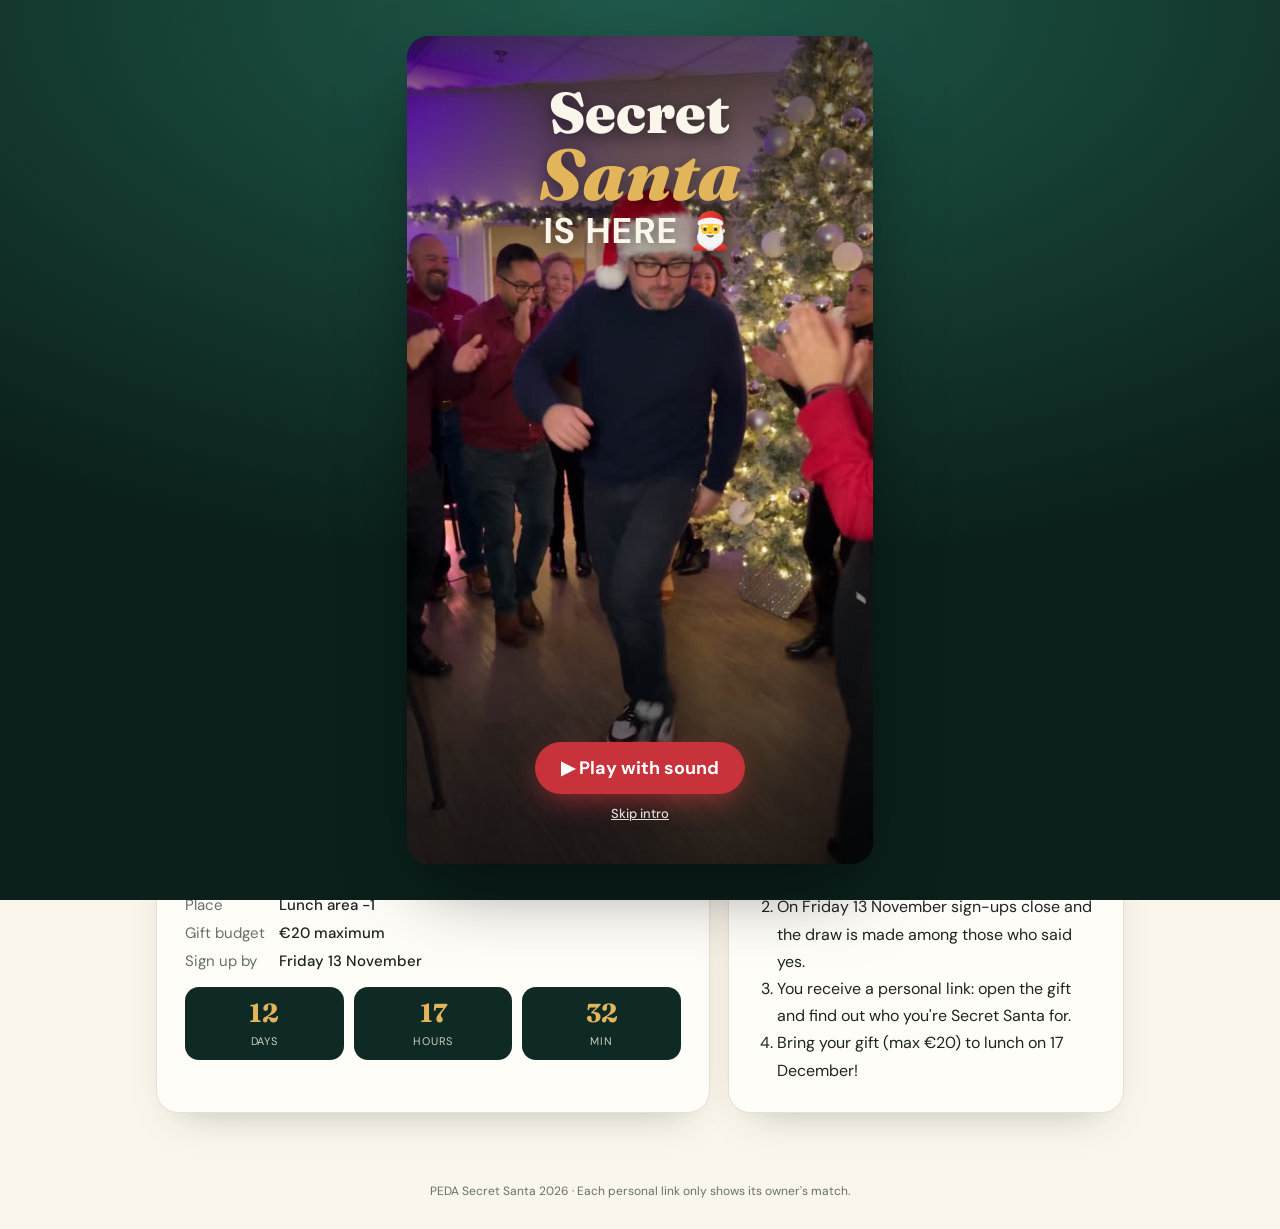
<file: index.html>
<!DOCTYPE html>
<html lang="en">
<head>
<meta charset="utf-8">
<meta name="viewport" content="width=device-width, initial-scale=1">
<title>PEDA Secret Santa 2026</title>
<meta name="robots" content="noindex, nofollow">
<link rel="preconnect" href="https://fonts.googleapis.com">
<link href="https://fonts.googleapis.com/css2?family=Fraunces:opsz,wght@9..144,500;9..144,700;9..144,900&family=DM+Sans:wght@400;500;700&display=swap" rel="stylesheet">
<link rel="stylesheet" href="common.css">
</head>
<body>
<header class="hero">
  <canvas id="snow"></canvas>
  <div class="kicker">Pedagogical Development Unit · OSGES</div>
  <h1>Secret <em>Santa</em></h1>
  <p id="heroText">Tell us if you're in. After the draw you'll get a personal link to discover who you're getting a present for (max €20). Shhh!</p>
  <div><button class="replay" onclick="window.openIntro&&window.openIntro()">🎬 Watch the intro</button></div>
  <div class="datechip">🎁 Gift exchange &amp; lunch · <b>Thursday 17 December · 11:15 · Lunch area -1</b></div>
</header>

<main class="wrap">
  <section class="card" id="main"><div class="stage muted">Loading the sleigh…</div></section>
  <div class="grid2" id="lower"></div>
</main>
<footer>PEDA Secret Santa 2026 · Each personal link only shows its owner's match.</footer>
<canvas id="confetti"></canvas>

<div id="intro" role="dialog" aria-label="Secret Santa intro">
  <div class="frame">
    <video id="introVideo" playsinline preload="auto" poster="poster.jpg"><source src="intro.mp4" type="video/mp4"></video>
    <div class="shade"></div>
    <div class="title"><span>Secret</span><span>Santa</span><span>is here 🎅</span></div>
    <div class="controls">
      <button class="play" id="introPlay">▶ Play with sound</button>
      <button class="skip" id="introSkip">Skip intro</button>
    </div>
  </div>
</div>

<script src="roster.js"></script>
<script src="common.js"></script>
<script>
const params = new URLSearchParams(location.search);
const K = params.get("k"), T = params.get("t");
let revealed = false;

function rsvpCard(){
  const m=$("#main"); m.replaceChildren();
  const name=el("input",{placeholder:"Your name"});
  const wish=el("textarea",{rows:3,placeholder:"Optional wish list for your Secret Santa (max €20) — e.g. good chocolate, a book, anything with cats…"});
  const status=el("div",{class:"hint",style:"margin-top:10px"});
  const send=(yes)=>{
    if(!name.value.trim()){ status.textContent="Please write your name first."; name.focus(); return; }
    const subject = yes ? `Secret Santa – I'm in! 🎁 (${name.value.trim()})` : `Secret Santa – not this year (${name.value.trim()})`;
    const body = yes
      ? `Hi Enrique,\n\nCount me in for the PEDA Secret Santa on Thursday 17 December!\n\nName: ${name.value.trim()}\nWish list: ${wish.value.trim()||"(surprise me!)"}\n\nThanks!`
      : `Hi Enrique,\n\nThanks for organising — I'll skip the gift exchange this year.\n\nName: ${name.value.trim()}\n\nBest wishes!`;
    location.href=`mailto:${ORGANISER_EMAIL}?subject=${encodeURIComponent(subject)}&body=${encodeURIComponent(body)}`;
    status.textContent = `Your email to ${ORGANISER_EMAIL} should open now — just press Send. If nothing opens, email Enrique directly.`;
  };
  m.append(el("div",{class:"stage"},
    el("h2",{},"Are you in? 🎅"),
    el("p",{class:"muted"},`Taking part is completely optional. Please answer by ${EVENT.deadline}.`),
    el("div",{style:"max-width:480px;margin:18px auto 0;text-align:left;display:grid;gap:10px"}, name, wish),
    el("div",{style:"display:flex;gap:10px;justify-content:center;flex-wrap:wrap;margin-top:16px"},
      el("button",{class:"btn",onclick:()=>send(true)},"Count me in 🎁"),
      el("button",{class:"btn ghost",onclick:()=>send(false)},"Not this year")),
    status,
    el("div",{class:"hint",style:"margin-top:18px"},"After the deadline Enrique runs the draw and emails everyone their personal link.")));
  $("#lower").append(infoBlock(), el("section",{class:"card"},
    el("h3",{style:"font-size:20px;margin-bottom:10px"},"How it works"),
    el("ol",{style:"margin:0;padding-left:20px;line-height:1.7"},
      el("li",{},"Say yes or no with the buttons (it sends Enrique a short email)."),
      el("li",{},`On ${EVENT.deadline} sign-ups close and the draw is made among those who said yes.`),
      el("li",{},"You receive a personal link: open the gift and find out who you're Secret Santa for."),
      el("li",{},"Bring your gift (max €20) to lunch on 17 December!"))));
}

async function personal(){
  let roster, a;
  try{ roster=await loadRoster(K); a=await decryptJSON(roster.key, T); }
  catch(e){ $("#main").replaceChildren(el("div",{class:"stage"},el("h2",{},"Hmm, this link doesn't work"),el("p",{class:"muted"},"Please make sure you opened the full link from Enrique's email, or ask him to send it again."))); return; }
  const me=roster.byKey[a.g], r=roster.byKey[a.r];
  $("#heroText").textContent=`Hi ${me.first}! Your gift is waiting below. Make sure nobody is looking over your shoulder 👀`;
  let opened=false; try{opened=localStorage.getItem("peda-santa-open-"+a.g)==="1";}catch(e){}
  const render=()=>{
    const m=$("#main"); m.replaceChildren(); const stage=el("div",{class:"stage"});
    if(!opened){
      stage.append(el("h2",{},`Ho ho ho, ${me.first}!`),el("p",{class:"muted"},"Open the gift to find out who you'll be Secret Santa for."));
      const go=async()=>{ const g=$(".gift"); g.classList.add("open"); confetti(); await new Promise(r=>setTimeout(r,900)); opened=true; try{localStorage.setItem("peda-santa-open-"+a.g,"1");}catch(e){} render(); };
      stage.append(el("button",{class:"gift","aria-label":"Open the gift",onclick:go},el("div",{class:"box"}),el("div",{class:"lid"}),el("div",{class:"rib"}),el("div",{class:"bow"})),
        el("button",{class:"btn",onclick:go},"Open my gift 🎁"));
    } else {
      stage.append(el("h2",{},`${me.first}, you're the Secret Santa of…`),
        el("div",{class:"reveal",onclick:()=>{revealed=!revealed;render();}},
          el("div",{class:revealed?"":"blur"},avatar(r)),
          el("div",{class:"big"+(revealed?"":" blur")},`${r.first} ${r.last}`),
          el("div",{class:"hint"},revealed?"Tap to hide again (in case someone is peeking 👀)":"Tap to reveal — make sure nobody is looking!")));
      if(revealed) stage.append(el("div",{class:"wish"},el("b",{},`${r.first}'s wish list: `), a.w||"No wish list — surprise them! 🎁", el("div",{class:"hint",style:"margin-top:8px"},"Remember: €20 maximum.")));
      stage.append(calendarBlock());
    }
    m.append(stage);
  };
  render();
  $("#lower").append(infoBlock(), el("section",{class:"card"},
    el("h3",{style:"font-size:20px;margin-bottom:10px"},"Keep it secret 🤫"),
    el("p",{class:"muted",style:"margin:0;line-height:1.6"},"This link is only for you — please don't forward it. You can open it again any time to check your match before 17 December.")));
}

setupIntro(); snow();
if(K && T) personal(); else rsvpCard();
</script>
</body>
</html>
</file>
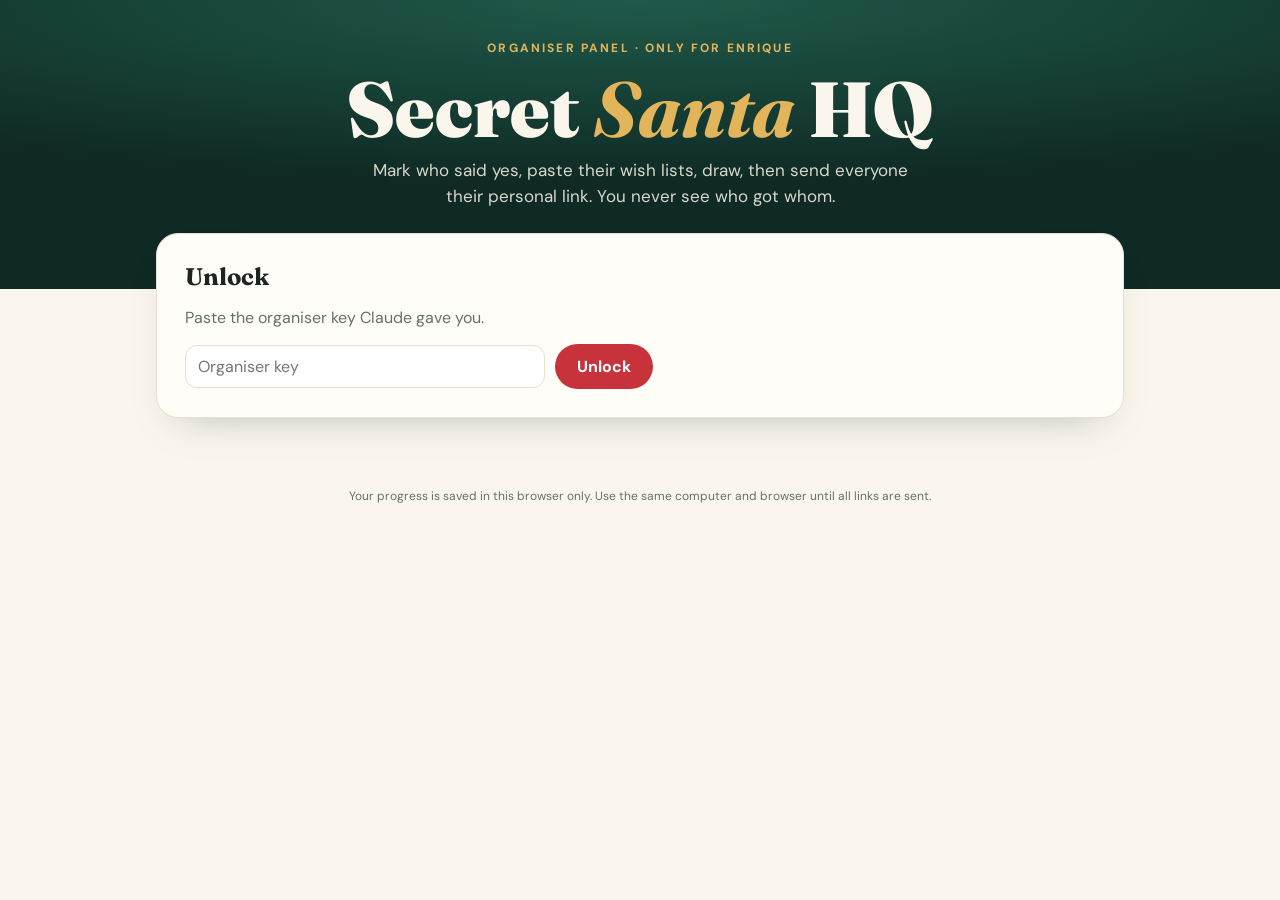
<file: organiser.html>
<!DOCTYPE html>
<html lang="en">
<head>
<meta charset="utf-8">
<meta name="viewport" content="width=device-width, initial-scale=1">
<title>Organiser – PEDA Secret Santa 2026</title>
<meta name="robots" content="noindex, nofollow">
<link href="https://fonts.googleapis.com/css2?family=Fraunces:opsz,wght@9..144,700;9..144,900&family=DM+Sans:wght@400;500;700&display=swap" rel="stylesheet">
<link rel="stylesheet" href="common.css">
<style>
.hero{padding:40px 20px 80px}
table{width:100%;border-collapse:collapse;margin-top:14px}
td,th{padding:8px 6px;border-bottom:1px solid var(--line);text-align:left;vertical-align:middle;font-size:14px}
th{font-size:12px;text-transform:uppercase;letter-spacing:.06em;color:var(--muted)}
td .av{width:40px;height:40px;margin:0}
td .av.init{font-size:14px}
.toggle{border:1.5px solid var(--line);background:#fff;border-radius:999px;padding:5px 12px;font-size:13px;font-weight:700}
.toggle.on{background:var(--pine);border-color:var(--pine);color:#fff}
.sent{color:var(--pine);font-weight:700;font-size:13px}
td input{padding:6px 10px;font-size:13px}
.steps{display:flex;gap:10px;flex-wrap:wrap;align-items:center;margin-top:16px}
</style>
</head>
<body>
<header class="hero">
  <div class="kicker">Organiser panel · only for Enrique</div>
  <h1>Secret <em>Santa</em> HQ</h1>
  <p>Mark who said yes, paste their wish lists, draw, then send everyone their personal link. You never see who got whom.</p>
</header>
<main class="wrap"><section class="card" id="main"></section></main>
<footer>Your progress is saved in this browser only. Use the same computer and browser until all links are sent.</footer>
<canvas id="confetti"></canvas>
<script src="roster.js"></script>
<script src="common.js"></script>
<script>
const STORE="peda-santa-organiser";
let S={key:"",in:{},wish:{},draw:null,sent:{}}; try{Object.assign(S,JSON.parse(localStorage.getItem(STORE)||"{}"));}catch(e){}
const save=()=>{try{localStorage.setItem(STORE,JSON.stringify(S));}catch(e){}};
let R=null;

async function unlock(k){ try{ R=await loadRoster(k.trim()); S.key=k.trim(); save(); render(); } catch(e){ R=null; render("That key doesn't open the roster."); } }

function render(err){
  const m=$("#main"); m.replaceChildren();
  if(!R){
    const i=el("input",{placeholder:"Organiser key",style:"max-width:360px"});
    m.append(el("h2",{},"Unlock"),el("p",{class:"muted"},"Paste the organiser key Claude gave you."),
      el("div",{class:"steps"},i,el("button",{class:"btn",onclick:()=>unlock(i.value)},"Unlock")), err?el("div",{class:"notice"},err):"");
    return;
  }
  const yes=R.people.filter(p=>S.in[p.key]);
  const drawn=!!S.draw;
  m.append(el("h2",{},drawn?"2 · Send the links":"1 · Who's in?"),
    el("p",{class:"muted"},drawn
      ? `The draw is done for ${Object.keys(S.draw).length} people. Click ✉ to open a ready-made Outlook email for each person, then press Send.`
      : `Tick everyone who replied “I'm in” and paste their wish list. ${yes.length} selected.`));
  const tb=el("tbody");
  for(const p of R.people){
    const on=!!S.in[p.key];
    if(drawn && !S.draw[p.key]) continue;
    const row=el("tr",{},el("td",{style:"width:52px"},avatar(p)),el("td",{},el("b",{},`${p.first} ${p.last}`),el("div",{class:"hint"},p.email)));
    if(!drawn){
      const w=el("input",{placeholder:"wish list (optional)",value:S.wish[p.key]||""}); w.oninput=()=>{S.wish[p.key]=w.value;save();};
      row.append(el("td",{},el("button",{class:"toggle"+(on?" on":""),onclick:()=>{S.in[p.key]=!on;save();render();}},on?"✓ In":"—")), el("td",{style:"width:45%"},w));
    } else {
      const status=el("span",{class:"sent"},S.sent[p.key]?"✓ sent":"");
      row.append(el("td",{},
        el("button",{class:"btn small",onclick:async()=>{ location.href=await mailFor(p); S.sent[p.key]=true; save(); status.textContent="✓ sent"; }},"✉ Email link"), " ",
        el("button",{class:"btn ghost small",onclick:async(e)=>{ try{ await navigator.clipboard.writeText(await linkFor(p.key)); e.target.textContent="Copied ✓"; }catch(x){ e.target.textContent="Copy failed"; } }},"Copy link")),
        el("td",{},status));
    }
    tb.append(row);
  }
  m.append(el("table",{},el("thead",{},el("tr",{},el("th",{}),el("th",{},"Person"),el("th",{},drawn?"Send":"Taking part"),el("th",{},drawn?"":"Wish list"))),tb));
  const steps=el("div",{class:"steps"});
  if(!drawn){
    steps.append(el("button",{class:"btn",disabled:yes.length<3,onclick:()=>{ if(yes.length<3) return; S.draw=derange(yes.map(p=>p.key)); S.sent={}; save(); confetti(); render(); }},
      yes.length<3?"Select at least 3 people":`🎲 Draw for ${yes.length} people`));
  } else {
    const n=Object.keys(S.sent).length;
    steps.append(el("span",{class:"hint"},`${n} of ${Object.keys(S.draw).length} links sent.`),
      el("button",{class:"btn ghost small",onclick:()=>{ if(!window.confirmRedo){ window.confirmRedo=true; render(); return; } S.draw=null; S.sent={}; window.confirmRedo=false; save(); render(); }},
        window.confirmRedo?"Click again to confirm: links already sent stop being valid matches":"Undo draw / change participants"),
      el("button",{class:"btn ghost small",onclick:()=>{ window.showStage=window.showStage===2?0:(window.showStage||0)+1; render(); }},
        window.showStage===2?"🙈 Hide matches":window.showStage===1?"Click again — this spoils the surprise (including who gives to you!)":"👀 Show all matches"));
  }
  m.append(steps);
  if(drawn && window.showStage===2){
    const list=el("div",{style:"margin-top:18px;display:grid;gap:8px"});
    for(const[g,r] of Object.entries(S.draw)){
      const G=R.byKey[g], Rc=R.byKey[r];
      list.append(el("div",{style:"display:flex;align-items:center;gap:10px;background:#fff;border:1px solid var(--line);border-radius:14px;padding:8px 12px"},
        el("div",{style:"width:36px"},avatar(G)), el("b",{},`${G.first} ${G.last}`), el("span",{style:"color:var(--red);font-weight:700"},"🎁 →"),
        el("div",{style:"width:36px"},avatar(Rc)), el("span",{},`${Rc.first} ${Rc.last}`), S.wish[r]?el("span",{class:"hint"},`· wish: ${S.wish[r]}`):""));
    }
    list.querySelectorAll(".av").forEach(a=>{a.style.width="36px";a.style.height="36px";a.style.fontSize="13px";});
    m.append(el("h3",{style:"margin-top:22px;font-size:18px"},"All matches (giver → receiver)"), list);
  }
}

function derange(keys){ // one random cycle: nobody draws themselves, everyone gives and receives once
  const a=keys.slice(); for(let i=a.length-1;i>0;i--){const j=crypto.getRandomValues(new Uint32Array(1))[0]%(i+1);[a[i],a[j]]=[a[j],a[i]];}
  const d={}; a.forEach((g,i)=>d[g]=a[(i+1)%a.length]); return d;
}
async function linkFor(g){
  const r=S.draw[g]; const t=await encryptJSON(R.key,{g,r,w:(S.wish[r]||"").trim()});
  const u=new URL("index.html",location.href); u.search=new URLSearchParams({k:S.key,t}).toString(); return u.toString();
}
async function mailFor(p){
  const link=await linkFor(p.key);
  const subject="🎅 Your PEDA Secret Santa is ready!";
  const body=`Hi ${p.first},\n\nThe Secret Santa draw is done! 🎁\nOpen your personal link to discover who you'll be Secret Santa for (only you can see it — please don't forward this email):\n\n${link}\n\nSee you on Thursday 17 December at 11:15 in the Lunch area -1. Gift budget: €20 maximum.\n\nHo ho ho,\nSanta 🎅`;
  return `mailto:${p.email}?subject=${encodeURIComponent(subject)}&body=${encodeURIComponent(body)}`;
}

if(S.key) unlock(S.key); else render();
</script>
</body>
</html>
</file>
<file: common.css>
:root{--night:#0f2a24;--pine:#17453a;--pine2:#1f5a4b;--cream:#fbf6ec;--paper:#fffdf8;--red:#c8323b;--red2:#a3222b;--gold:#e3b55b;--ink:#1d2421;--muted:#66706b;--line:#e8e0d0}
*{box-sizing:border-box}html,body{margin:0}
body{font-family:"DM Sans",system-ui,sans-serif;color:var(--ink);background:var(--cream);min-height:100vh}
h1,h2,h3{font-family:"Fraunces",Georgia,serif;margin:0}
button{font:inherit;cursor:pointer}
.hero{position:relative;overflow:hidden;background:radial-gradient(120% 90% at 50% 0%,var(--pine2),var(--night) 70%);color:var(--cream);padding:56px 20px 88px;text-align:center}
.hero .kicker{letter-spacing:.18em;text-transform:uppercase;font-size:12px;color:var(--gold);font-weight:700}
.hero h1{font-size:clamp(40px,7vw,78px);font-weight:900;line-height:1;margin:14px 0 10px}
.hero h1 em{font-style:italic;color:var(--gold);font-weight:700}
.hero p{max-width:560px;margin:0 auto;opacity:.85;font-size:17px;line-height:1.5}
.datechip{display:inline-flex;gap:10px;align-items:center;margin-top:18px;background:rgba(255,255,255,.08);border:1px solid rgba(255,255,255,.18);border-radius:999px;padding:8px 18px;font-weight:500}
.datechip b{color:var(--gold)}
#snow{position:absolute;inset:0;pointer-events:none;width:100%;height:100%}
.wrap{max-width:1000px;margin:-56px auto 0;padding:0 16px 60px;position:relative}
.card{background:var(--paper);border:1px solid var(--line);border-radius:22px;box-shadow:0 18px 40px -24px rgba(15,42,36,.35);padding:28px}
.grid2{display:grid;grid-template-columns:1.4fr 1fr;gap:18px;margin-top:18px}
@media (max-width:820px){.grid2{grid-template-columns:1fr}}
.muted{color:var(--muted)}.hint{font-size:13px;color:var(--muted)}
.btn{display:inline-block;text-decoration:none;border:0;border-radius:999px;padding:12px 22px;font-weight:700;background:var(--red);color:#fff;transition:transform .15s,background .15s}
.btn:hover{background:var(--red2);transform:translateY(-1px)}
.btn.ghost{background:transparent;color:var(--pine);border:1.5px solid var(--pine)}
.btn.ghost:hover{background:var(--pine);color:#fff}
.btn.small{padding:7px 14px;font-size:13px}
.btn:disabled{opacity:.5;cursor:not-allowed;transform:none}
textarea,input{font:inherit;width:100%;border:1.5px solid var(--line);border-radius:12px;padding:10px 12px;background:#fff;color:var(--ink)}
textarea:focus,input:focus{outline:none;border-color:var(--pine)}
.info dl{margin:0;display:grid;grid-template-columns:auto 1fr;gap:8px 14px;font-size:15px}
.info dt{color:var(--muted)}.info dd{margin:0;font-weight:500}
.count{display:flex;gap:10px;margin:16px 0 4px}
.count div{flex:1;background:var(--night);color:var(--cream);border-radius:14px;padding:10px 4px;text-align:center}
.count b{display:block;font-family:"Fraunces",serif;font-size:26px;color:var(--gold)}
.count span{font-size:11px;text-transform:uppercase;letter-spacing:.08em;opacity:.8}
.stage{text-align:center;padding:10px 0}
.av{width:72px;height:72px;border-radius:50%;object-fit:cover;display:block;margin:0 auto;background:#e9e3d6}
.av.init{display:flex;align-items:center;justify-content:center;font-family:"Fraunces",serif;font-weight:700;font-size:24px;color:var(--pine);background:#e7efe9}
.gift{width:170px;height:170px;margin:18px auto 8px;position:relative;cursor:pointer;border:0;background:none;padding:0;display:block}
.gift .box{position:absolute;left:15px;right:15px;bottom:0;height:110px;background:var(--red);border-radius:10px}
.gift .lid{position:absolute;left:5px;right:5px;top:38px;height:34px;background:var(--red2);border-radius:8px;transition:transform .6s cubic-bezier(.5,-.4,.4,1.4)}
.gift .rib{position:absolute;left:50%;width:22px;margin-left:-11px;top:38px;bottom:0;background:var(--gold)}
.gift .bow{position:absolute;left:50%;top:6px;width:70px;margin-left:-35px;height:36px;transition:transform .6s cubic-bezier(.5,-.4,.4,1.4)}
.gift .bow:before,.gift .bow:after{content:"";position:absolute;top:4px;width:30px;height:28px;border:7px solid var(--gold);border-radius:50% 50% 10% 50%}
.gift .bow:before{left:0;transform:rotate(-20deg)}.gift .bow:after{right:0;transform:rotate(20deg) scaleX(-1)}
.gift:hover .box{animation:wiggle .5s}
@keyframes wiggle{25%{transform:rotate(-3deg)}75%{transform:rotate(3deg)}}
.gift.open .lid,.gift.open .bow{transform:translate(40px,-60px) rotate(30deg)}
.reveal{display:flex;flex-direction:column;align-items:center;gap:6px;margin-top:6px;cursor:pointer}
.reveal .av{width:130px;height:130px;border:5px solid var(--gold);box-shadow:0 12px 30px -10px rgba(200,50,59,.5)}
.reveal .av.init{font-size:44px}
.reveal .big{font-family:"Fraunces",serif;font-size:34px;font-weight:900;margin-top:10px}
.blur{filter:blur(14px);transition:filter .4s}
.wish{background:#fbf3e3;border:1px dashed var(--gold);border-radius:14px;padding:14px 16px;text-align:left;margin:16px auto 0;white-space:pre-wrap;max-width:480px}
.notice{background:#fff4f4;border:1px solid #f0c9cb;color:var(--red2);padding:12px 14px;border-radius:12px;margin-top:14px;font-size:14px}
.ok{background:#eef6f1;border-color:#cfe4d7;color:var(--pine)}
#confetti{position:fixed;inset:0;pointer-events:none;z-index:30}
footer{text-align:center;font-size:12px;color:var(--muted);padding:10px 0 30px}
.replay{margin-top:14px;background:transparent;border:1px solid rgba(255,255,255,.3);color:#fbf6ec;border-radius:999px;padding:6px 14px;font:500 13px "DM Sans",sans-serif;cursor:pointer}
.replay:hover{background:rgba(255,255,255,.1)}
#intro{position:fixed;inset:0;z-index:50;background:radial-gradient(120% 90% at 50% 0%,#1f5a4b,#0b201b 70%);display:flex;align-items:center;justify-content:center;transition:opacity .6s,visibility .6s}
#intro.hide{opacity:0;visibility:hidden;pointer-events:none}
#intro .frame{position:relative;height:min(92vh,170vw);aspect-ratio:9/16;border-radius:22px;overflow:hidden;box-shadow:0 30px 80px -20px rgba(0,0,0,.6);background:#000}
#intro video{width:100%;height:100%;object-fit:cover;display:block}
#intro .shade{position:absolute;inset:0;background:linear-gradient(180deg,rgba(0,0,0,.55) 0%,rgba(0,0,0,0) 32%,rgba(0,0,0,0) 62%,rgba(0,0,0,.6) 100%);pointer-events:none}
#intro .title{position:absolute;left:0;right:0;top:6%;text-align:center;color:#fbf6ec;font-family:"Fraunces",Georgia,serif;font-weight:900;line-height:.95;font-size:clamp(30px,6.4vh,64px);text-shadow:0 4px 18px rgba(0,0,0,.55);padding:0 12px;pointer-events:none}
#intro .title span{display:block;opacity:0;transform:translateY(18px) scale(.96);animation:introIn .7s cubic-bezier(.2,.8,.2,1.2) forwards}
#intro .title span:nth-child(1){animation-delay:.15s}
#intro .title span:nth-child(2){animation-delay:.45s;color:#e3b55b;font-style:italic;font-size:1.25em}
#intro .title span:nth-child(3){animation-delay:.75s;font-size:.62em;letter-spacing:.06em;font-family:"DM Sans",sans-serif;font-weight:700;text-transform:uppercase;margin-top:6px}
@keyframes introIn{to{opacity:1;transform:none}}
#intro .controls{position:absolute;left:0;right:0;bottom:5%;display:flex;flex-direction:column;align-items:center;gap:10px}
#intro .play{border:0;border-radius:999px;background:#c8323b;color:#fff;font:700 18px "DM Sans",sans-serif;padding:14px 26px;box-shadow:0 10px 30px -8px rgba(200,50,59,.8);cursor:pointer}
#intro .play:hover{background:#a3222b}
#intro .enter{animation:pulse 1.4s infinite}
@keyframes pulse{50%{transform:scale(1.06)}}
#intro .skip{background:none;border:0;color:rgba(255,255,255,.85);font:500 13px "DM Sans",sans-serif;text-decoration:underline;cursor:pointer}
</file>
